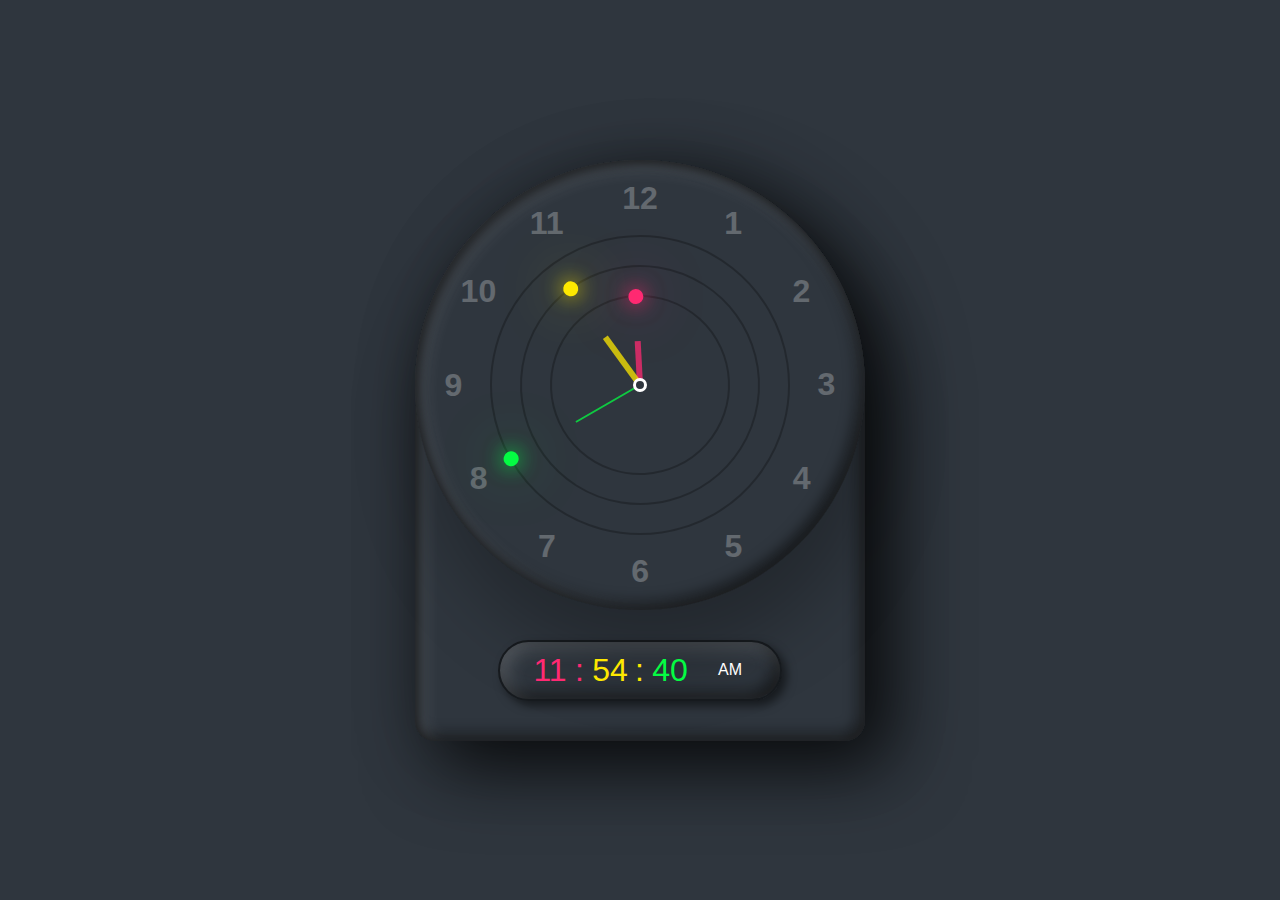
<file: css/clock.html>
<!DOCTYPE html>

<html>

<head>

    <meta charset="utf-8">

    <meta name="viewport" content="width=device-width, initial-scale=1">

    <title>Clock</title>
    <style type="text/css">
        * {

            margin: 0;

            padding: 0;

            box-sizing: border-box;

            font-family: 'Poppins', sans-serif;

        }

        body {

            display: flex;

            justify-content: center;

            align-items: center;

            min-height: 100vh;

            background: #2f363e;

        }

        .container {

            position: relative;

            background: #2f363e;

            /* min-height: 500px; */

            border-radius: 20px;

            border-top-left-radius: 225px;

            border-top-right-radius: 225px;

            box-shadow: 25px 25px 75px rgba(0, 0, 0, 0.75),

                10px 10px 70px rgba(0, 0, 0, 0.25),

                inset 5px 5px 10px rgba(0, 0, 0, 0.5),

                inset 5px 5px 20px rgba(255, 255, 255, 0.2),

                inset -5px -5px 15px rgba(0, 0, 0, 0.75);

            display: flex;

            justify-content: center;

            align-items: center;

            flex-direction: column;

        }

        .clock {

            position: relative;

            width: 450px;

            height: 450px;

            background: #2f363e;

            border-radius: 50%;

            box-shadow: 10px 50px 70px rgba(0, 0, 0, 0.25),

                inset 5px 5px 10px rgba(0, 0, 0, 0.5),

                inset 5px 5px 20px rgba(255, 255, 255, 0.2),

                inset -5px -5px 15px rgba(0, 0, 0, 0.75);

            display: flex;

            justify-content: center;

            align-items: center;

            margin-bottom: 30px;

        }

        .clock::before {

            content: '';

            position: absolute;

            width: 8px;

            height: 8px;

            background: #2f363e;

            border: 3px solid #fff;

            border-radius: 50%;

            z-index: 100000;

        }

        .clock span {

            position: absolute;

            inset: 20px;

            color: #fff;

            text-align: center;

            transform: rotate(calc(30deg * var(--i)));

            /* 360 / 12 = 30deg */

        }

        .clock span b {

            font-size: 2rem;

            opacity: 0.25;

            font-weight: 600;

            display: inline-block;

            transform: rotate(calc(-30deg * var(--i)));



        }

        .circle {

            position: absolute;

            width: 300px;

            height: 300px;

            border: 2px solid rgba(0, 0, 0, 0.25);

            border-radius: 50%;

            display: flex;

            justify-content: center;

            align-items: flex-start;

            z-index: 10;

        }

        .circle i {

            position: absolute;

            width: 6px;

            height: 50%;

            background: var(--clr);

            opacity: 0.75;

            transform-origin: bottom;

            transform: scaleY(0.5);

        }

        .circle:nth-child(1) i {

            width: 2px;

        }



        .circle:nth-child(2) i {

            width: 6px;

        }





        .circle2 {

            width: 240px;

            height: 240px;

            z-index: 9;

        }

        .circle3 {

            width: 180px;

            height: 180px;

            z-index: 8;

        }

        .circle::before {

            content: '';

            position: absolute;

            top: -8.5px;

            width: 15px;

            height: 15px;

            border-radius: 50%;

            background: var(--clr);

            box-shadow: 0 0 20px var(--clr),

                0 0 60px var(--clr);

        }

        /* Digital clock style  */

        #time {

            margin-bottom: 40px;

            display: flex;

            padding: 10px 20px;

            font-size: 2rem;

            font-weight: 600;

            border: 2px solid rgba(0, 0, 0, 0.5);

            border-radius: 40px;

            box-shadow: 5px 5px 10px rgba(0, 0, 0, 0.5),

                inset 5px 5px 20px rgba(255, 255, 255, 0.2),

                inset -5px -5px 15px rgba(0, 0, 0, 0.75);

        }

        #time div {

            position: relative;

            width: 60px;

            text-align: center;

            font-weight: 500;

            color: var(--clr);

        }

        #time div:nth-child(1)::after,

        #time div:nth-child(2)::after {

            content: ':';

            position: absolute;

            right: -4px;

        }

        #time div:last-child {

            font-size: 0.5em;

            display: flex;

            justify-content: center;

            align-items: center;

            color: #fff;

        }

        #time div:nth-child(2)::after {

            animation: animate 1s steps(1) infinite;

        }

        @keyframes animate {
            0% {

                opacity: 1;

            }

            50% {

                opacity: 0;

            }

        }
    </style>
</head>

<body>



    <div class="container">

        <div class="clock">

            <div class="circle" id="sc" style="--clr:#04fc43;"><i></i></div>

            <div class="circle circle2" id="mn" style="--clr:#fee800;"><i></i></div>

            <div class="circle circle3" id="hr" style="--clr:#ff2972;"><i></i></div>

            <span style="--i:1;"><b>1</b></span>

            <span style="--i:2;"><b>2</b></span>

            <span style="--i:3;"><b>3</b></span>

            <span style="--i:4;"><b>4</b></span>

            <span style="--i:5;"><b>5</b></span>

            <span style="--i:6;"><b>6</b></span>

            <span style="--i:7;"><b>7</b></span>

            <span style="--i:8;"><b>8</b></span>

            <span style="--i:9;"><b>9</b></span>

            <span style="--i:10;"><b>10</b></span>

            <span style="--i:11;"><b>11</b></span>

            <span style="--i:12;"><b>12</b></span>

        </div>



        <!-- digital clock -->

        <div id="time">

            <div id="hours" style="--clr:#ff2972;">00</div>

            <div id="minutes" style="--clr:#fee800;">00</div>

            <div id="seconds" style="--clr:#04fc43;">00</div>

            <div id="ampm">PM</div>

        </div>

    </div>

    <script type="text/javascript">

        let hr = document.querySelector('#hr')

        let mn = document.querySelector('#mn')

        let sc = document.querySelector('#sc')



        setInterval(() => {

            let day = new Date();

            let hh = day.getHours() * 30;

            let mm = day.getMinutes() * 6;

            let ss = day.getSeconds() * 6;



            hr.style.transform = `rotateZ(${hh + (mm / 12)}deg)`;

            mn.style.transform = `rotateZ(${mm}deg)`;

            sc.style.transform = `rotateZ(${ss}deg)`;



            //Digital clock

            let hours = document.getElementById('hours');

            let minutes = document.getElementById('minutes');

            let seconds = document.getElementById('seconds');



            let h = new Date().getHours();

            let m = new Date().getMinutes();

            let s = new Date().getSeconds();



            let am = h >= 12 ? "PM" : "AM";



            // convert 24hr clock to 12hr clock

            if (h > 12) {

                h = h - 12;

            }



            // add zero before single digit number

            h = (h < 10) ? "0" + h : h

            m = (m < 10) ? "0" + m : m

            s = (s < 10) ? "0" + s : s





            hours.innerHTML = h;

            minutes.innerHTML = m;

            seconds.innerHTML = s;

            ampm.innerHTML = am;

        })



    </script>
</body>

</html>
</file>
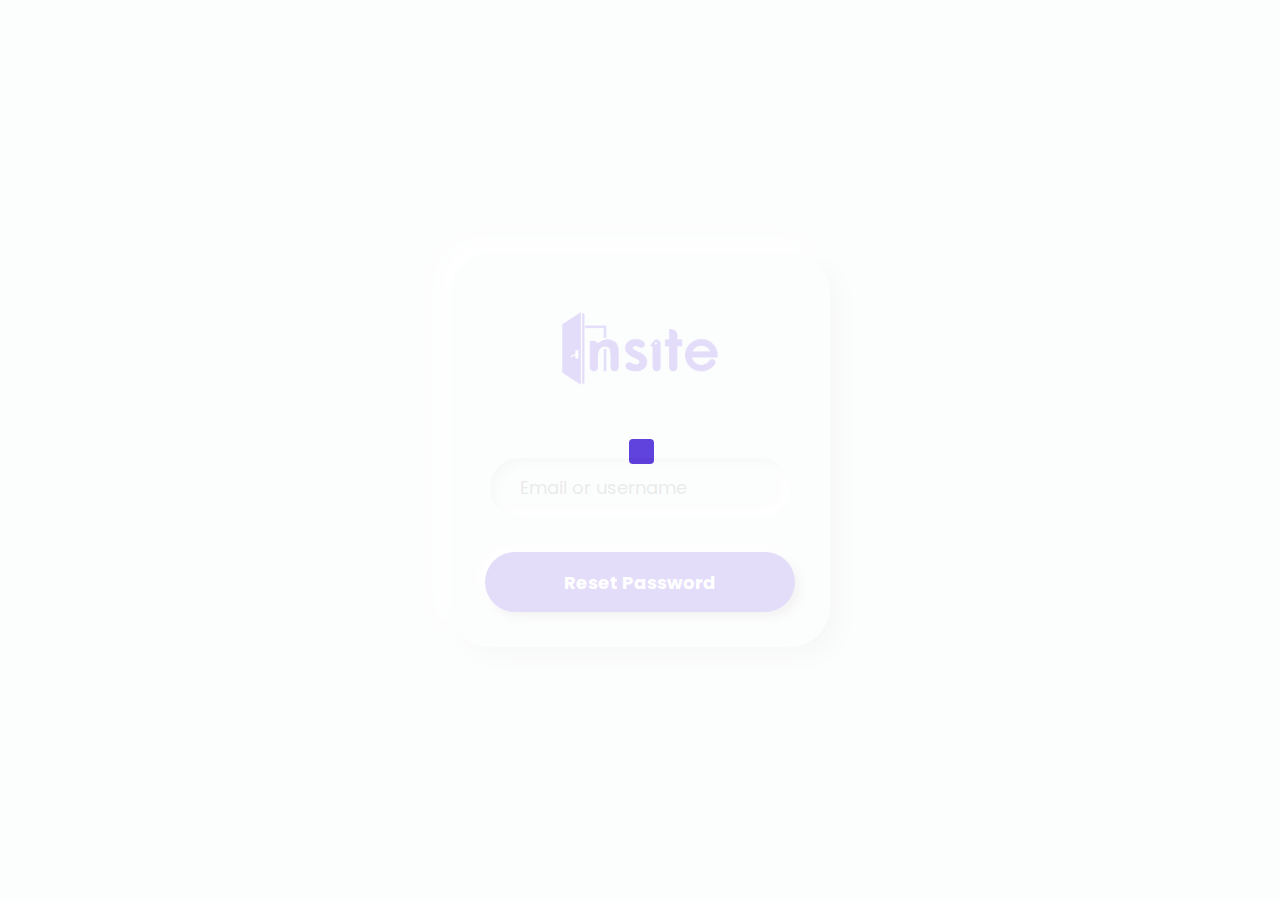
<file: wait/forgot.html>
<!DOCTYPE html>
<html lang="en">

<head>
    <meta charset="UTF-8">
    <meta name="viewport" content="width=device-width, initial-scale=1.0">
    <title>ForgotPassword</title>
    <!---icon link (flaticon)---->
    <link rel='stylesheet' href='https://cdn-uicons.flaticon.com/uicons-regular-rounded/css/uicons-regular-rounded.css'>

    <link rel="stylesheet" href="assets/css/style.css">
</head>

<body style="background:#ECF0F3 ;">

    <!-- page preloader -->
    <div id="loading-area">
        <div class="loader-col">
            <div class="loader" id="loader"></div>
        </div>
    </div>
    <!-- end loading -->

    <!----::::from::::::--->
    <div class="form_bg_j">
        <form class="forgot">
            <div class="logo"></div>
            <div class="login-in">
                <div class="username">
                    <i class="fi fi-rr-envelope"></i>
                    <input type="username" placeholder="Email or username">
                </div>
            </div>


            <button class="button_j">
                <a href="send_email_alart.html">Reset Password</a>
            </button>


        </form>
    </div>

    <script src="assets/js/jquery-3.4.1.min.js"></script>
    <script src="assets/js/jquery.easing.min.js"></script>
    <script src="assets/js/main.js"></script>
</body>

</html>
</file>
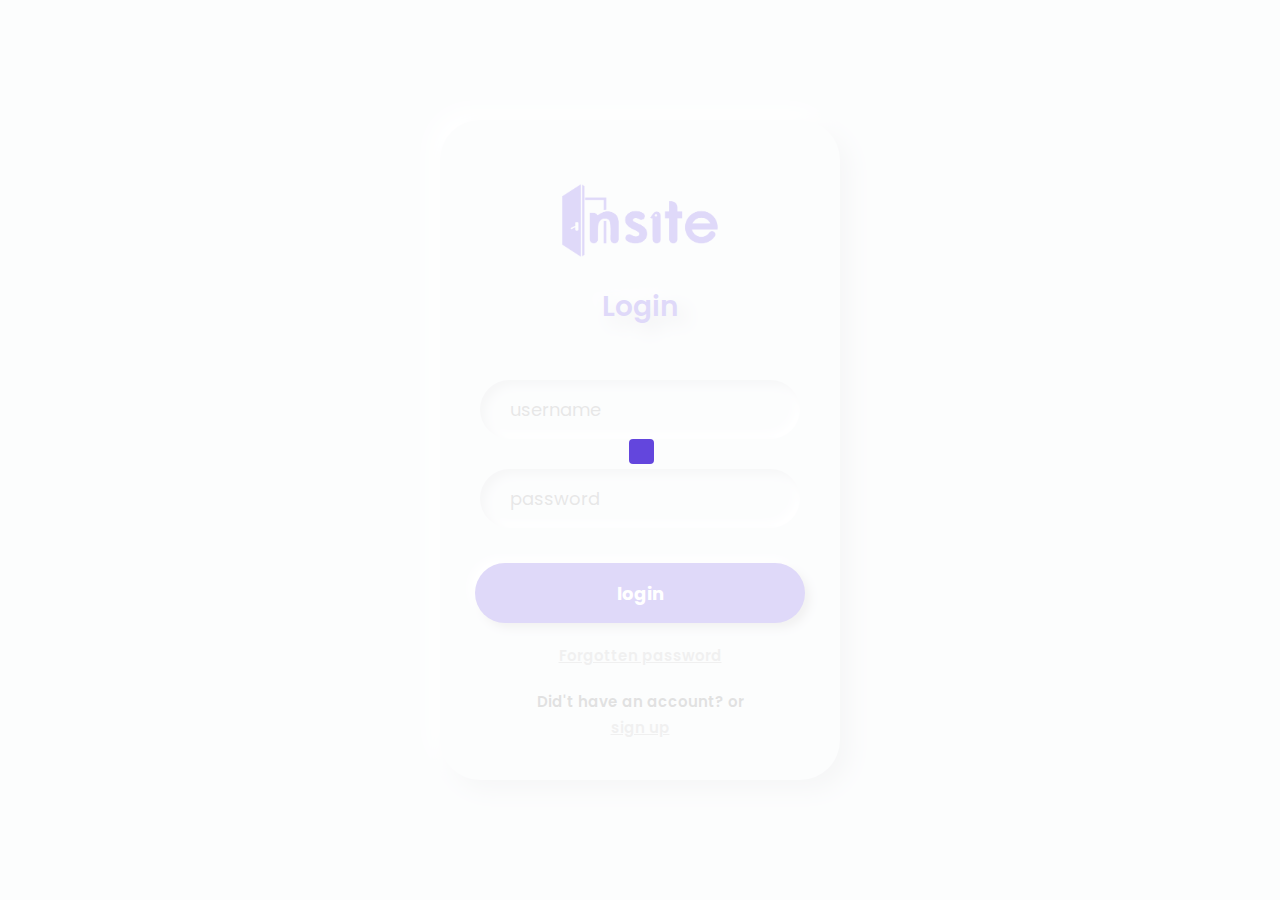
<file: wait/Login.html>
<!DOCTYPE html>
<html lang="en">

<head>
    <meta charset="UTF-8">
    <meta name="viewport" content="width=device-width, initial-scale=1.0">
    <title>Login Form</title>
    <link rel="stylesheet" href="assets/css/style.css">
    <!---icon link (flaticon)---->
    <link rel='stylesheet' href='https://cdn-uicons.flaticon.com/uicons-regular-rounded/css/uicons-regular-rounded.css'>
</head>

<body style="background:#ECF0F3 ;">
    <!-- page preloader -->
    <div id="loading-area">
        <div class="loader-col">
            <div class="loader" id="loader"></div>
        </div>
    </div>
    <!-- end loading -->

    <!----::::from::::::--->

    <div class="form_bg_j">
        <form class="login" action="Intro.html">
            <div class="logo"></div>
            <div class="title">Login</div>
            <div class="login-in">
                <div class="username">
                    <i class="fi fi-rr-user"></i>
                    <input type="username" placeholder="username" required>
                </div>
                <div class="password">
                    <i class="fi fi-rr-lock"></i>
                    <input type="password" placeholder="password" id="password" required>
                    <span class="btn_eye">
                        <i class="fi fi-rr-eye" aria-hidden="true" id="eye" onclick="toggle()"></i>
                    </span>
                </div>
            </div>
            <button class="button_j" type="submit">
                login
            </button>

            <div class="link">
                <a href="Forgot.html">Forgotten password</a>
                <div class="linksa">
                    <p>Did't have an account? or</p>
                    <a href="Sign.html">sign up</a>
                </div>
            </div>
        </form>
    </div>

    <script src="assets/js/jquery-3.4.1.min.js"></script>
    <script src="assets/js/jquery.easing.min.js"></script>
    <script src="assets/js/main.js"></script>
</body>

</html>
</file>
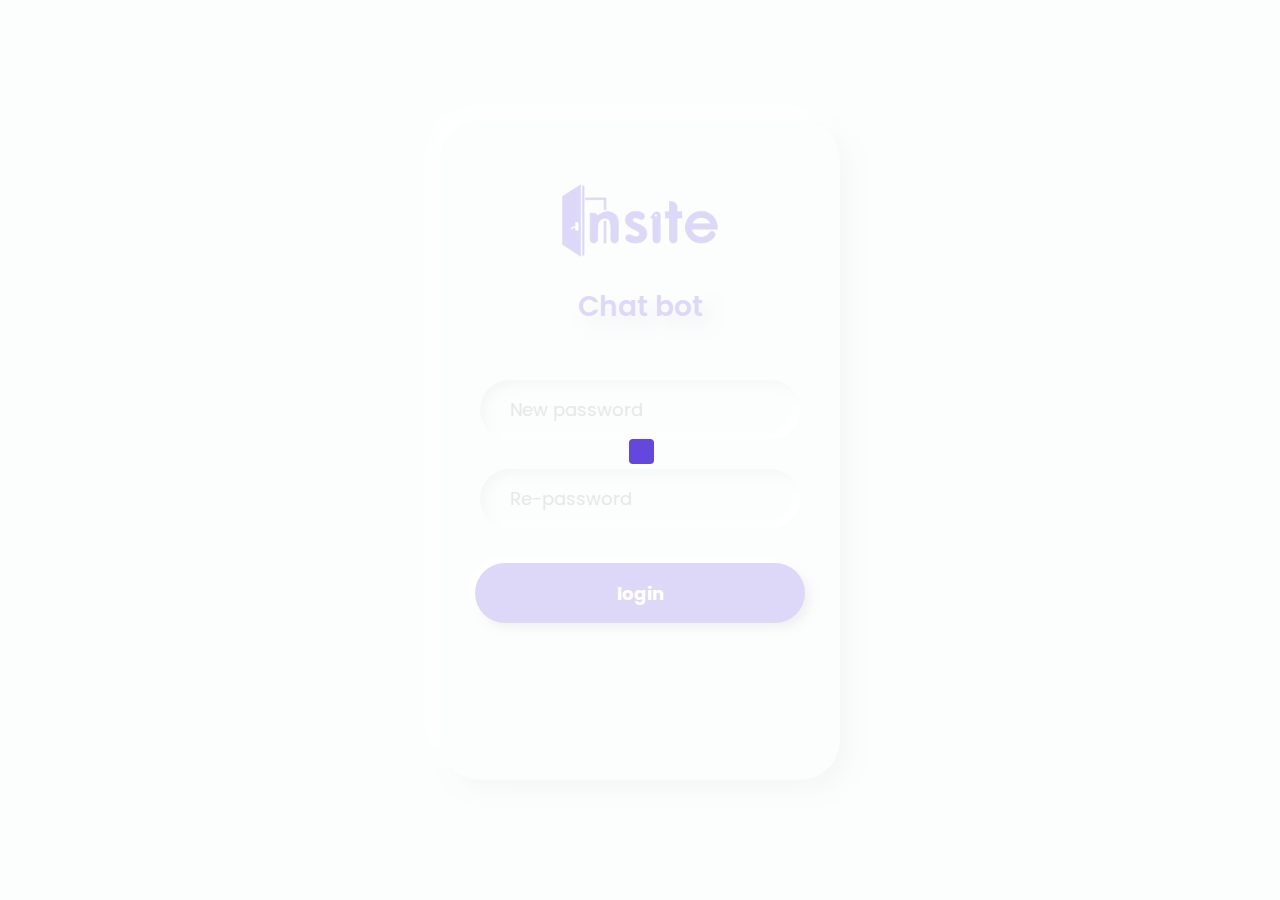
<file: wait/New_pass_set.html>
<!DOCTYPE html>
<html lang="en">

<head>
    <meta charset="UTF-8">
    <meta name="viewport" content="width=device-width, initial-scale=1.0">
    <title>New Password</title>
    <!---icon link (flaticon)---->
    <link rel='stylesheet' href='https://cdn-uicons.flaticon.com/uicons-regular-rounded/css/uicons-regular-rounded.css'>
    <link rel="stylesheet" href="assets/css/style.css">
</head>

<body style="background:#ECF0F3 ;">
    <!-- page preloader -->
    <div id="loading-area">
        <div class="loader-col">
            <div class="loader" id="loader"></div>
        </div>
    </div>
    <!-- end loading -->

    <!----::::from::::::--->
    <div class="form_bg_j">
        <form class="new_pass">
            <div class="logo"></div>
            <div class="title">Chat bot</div>
            <div class="login-in">
                <div class="password">
                    <i class="fi fi-rr-lock"></i>
                    <input type="password" placeholder="New password" id="password" required>
                    <span class="btn_eye">
                        <i class="fi fi-rr-eye" aria-hidden="true" id="eye" onclick="toggle()"></i>
                    </span>
                </div>
                <div class="password">
                    <i class="fi fi-rr-lock"></i>
                    <input type="password" placeholder="Re-password" id="Rpassword" required>
                    <span class="btn_eye">
                        <i class="fi fi-rr-eye" aria-hidden="true" id="Reye" onclick="toggle1()"></i>
                    </span>
                </div>
            </div>

            <button class="button_j" id="button" type="button" value="Check">
                <a href="Login.html">login</a>
            </button>
        </form>
    </div>

    <script src="assets/js/jquery-3.4.1.min.js"></script>
    <script src="assets/js/jquery.easing.min.js"></script>
    <script src="assets/js/main.js"></script>
</body>

</html>
</file>
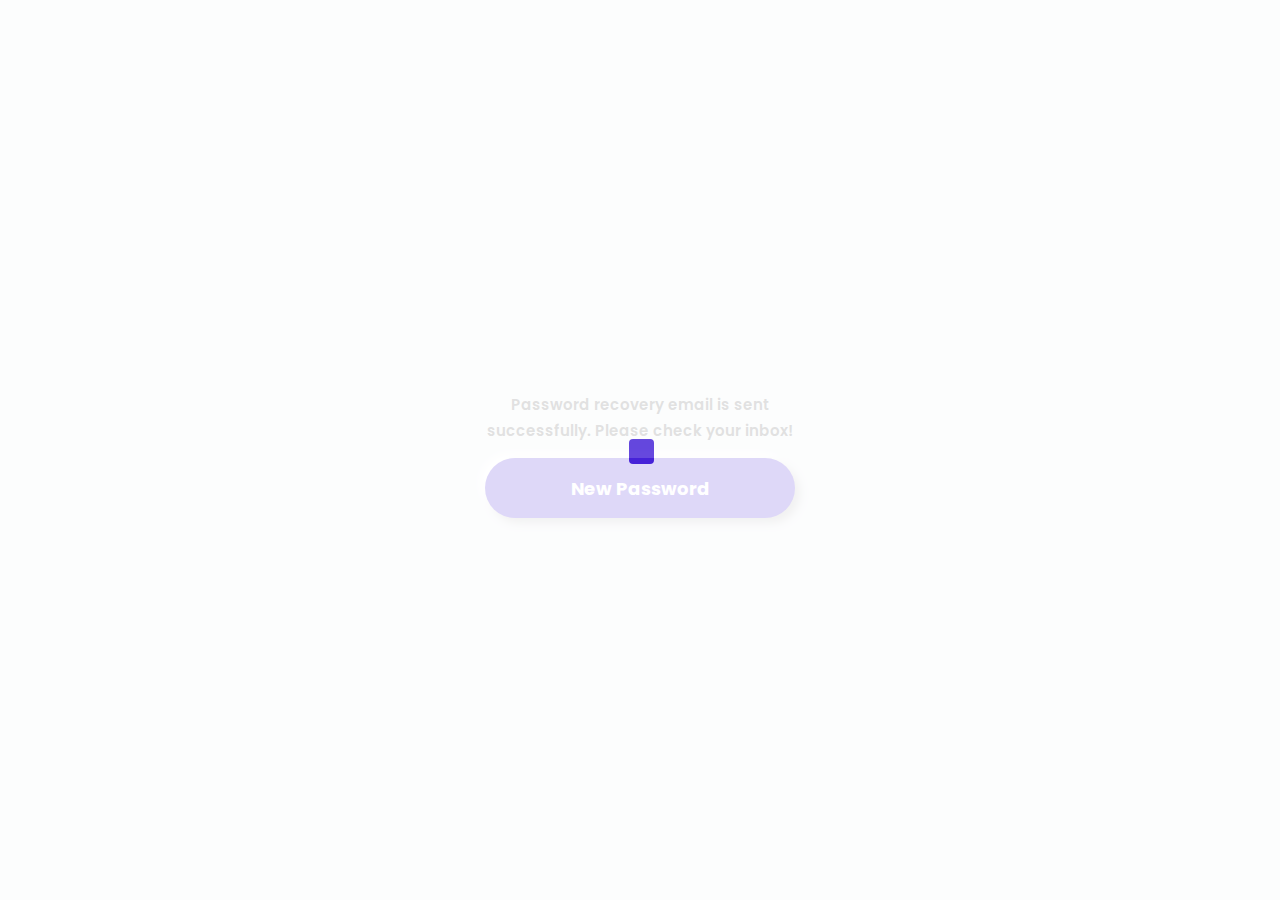
<file: wait/send_email_alart.html>
<!DOCTYPE html>
<html lang="en">

<head>
    <meta charset="UTF-8">
    <meta name="viewport" content="width=device-width, initial-scale=1.0">
    <title>HomeBack</title>
    <link rel="stylesheet" href="assets/css/style.css">
    <!---icon link (flaticon)---->
    <link rel='stylesheet' href='https://cdn-uicons.flaticon.com/uicons-regular-rounded/css/uicons-regular-rounded.css'>
</head>

<body style="background:#ECF0F3 ;">

    <!-- page preloader -->
    <div id="loading-area">
        <div class="loader-col">
            <div class="loader" id="loader"></div>
        </div>
    </div>
    <!-- end loading -->

    <!----::::from::::::--->
    <div class="form_bg_j">
        <div class="homeback">
            <div class="homebox">
                <div class="success-check">
                    <i class="fi fi-rr-envelope"></i>
                </div>
                <p class="sea">Password recovery email is sent successfully.
                    Please check your inbox!
                </p>
                <button class="button_j">
                    <a href="New_pass_set.html">New Password</a>
                </button>
            </div>
        </div>
    </div>


    <script src="assets/js/jquery-3.4.1.min.js"></script>
    <script src="assets/js/jquery.easing.min.js"></script>
    <script src="assets/js/main.js"></script>
</body>

</html>
</file>
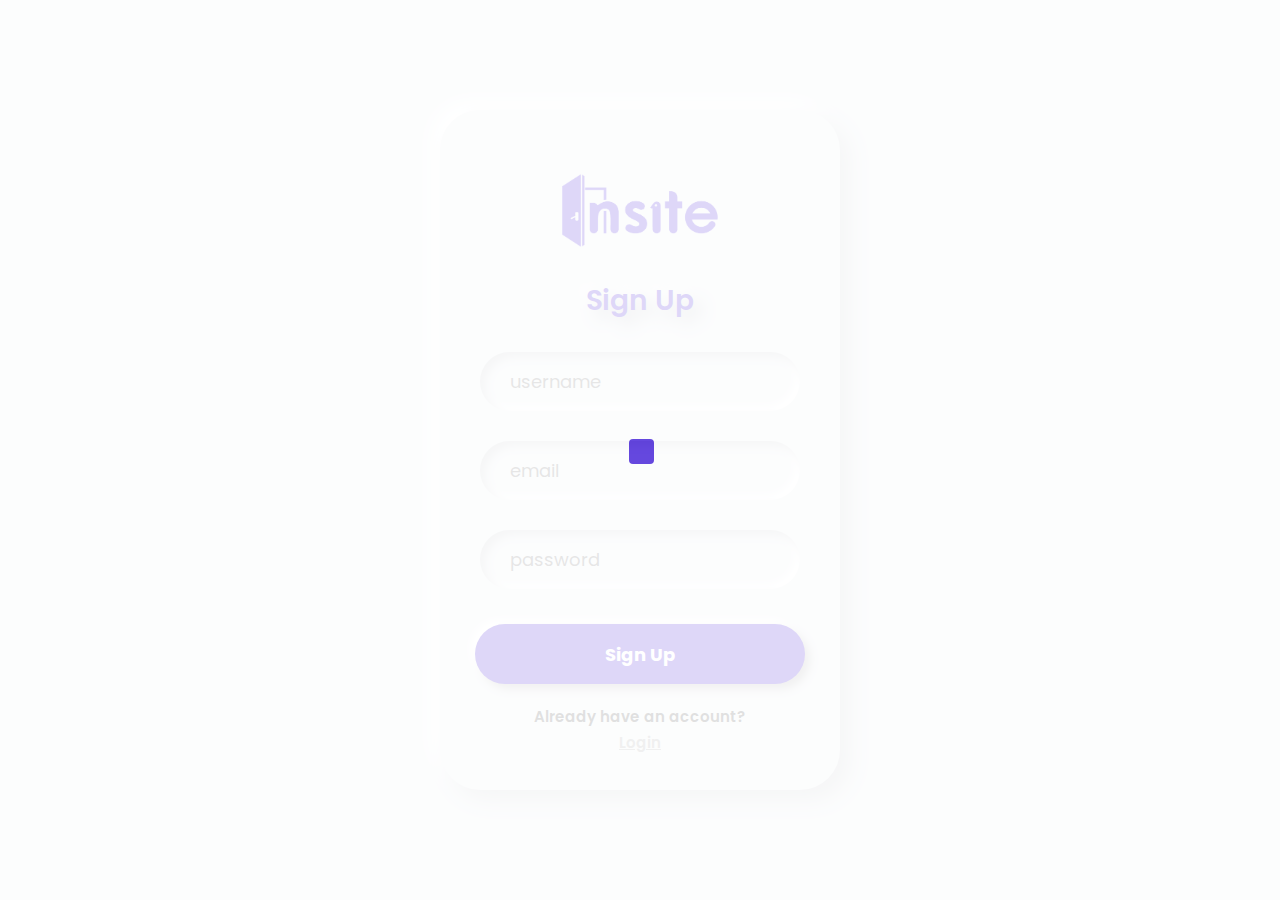
<file: wait/Sign.html>
<!DOCTYPE html>
<html lang="en">

<head>
    <meta charset="UTF-8">
    <meta name="viewport" content="width=device-width, initial-scale=1.0">
    <title>Sign Up</title>
    <!---icon link (flaticon)---->
    <link rel='stylesheet' href='https://cdn-uicons.flaticon.com/uicons-regular-rounded/css/uicons-regular-rounded.css'>

    <link rel="stylesheet" href="assets/css/style.css">
</head>

<body style="background:#ECF0F3 ;">
    <!-- page preloader -->
    <div id="loading-area">
        <div class="loader-col">
            <div class="loader" id="loader"></div>
        </div>
    </div>
    <!-- end loading -->

    <!----::::from::::::--->

    <div class="form_bg_j">
        <div class="sign">
            <div class="logo"></div>
            <div class="title">Sign Up</div>
            <div class="sign-up">
                <div class="username">
                    <i class="fi fi-rr-user"></i>
                    <input type="username" placeholder="username" required>
                </div>
                <div class="email">
                    <i class="fi fi-rr-envelope"></i>
                    <input type="email" placeholder="email">
                </div>
                <div class="password">
                    <i class="fi fi-rr-lock"></i>
                    <input type="password" placeholder="password" id="password" required>
                    <span class="btn_eye">
                        <i class="fi fi-rr-eye" aria-hidden="true" id="eye" onclick="toggle()"></i>
                    </span>
                </div>
            </div>

            <button class="button_j" type="submit">Sign Up</button>
            <div class="link">
                <p>Already have an account?</p>
                <a href="Login.html">Login</a>
            </div>

        </div>
    </div>


    <script src="assets/js/jquery-3.4.1.min.js"></script>
    <script src="assets/js/jquery.easing.min.js"></script>
    <script src="assets/js/main.js"></script>

</body>

</html>
</file>
<file: wait/assets/css/style.css>
/*---------------------------------------------


[Table of Content]

# CSS variables
# General style
# Spacing
# Container
# Spinner
# Section content
# List items
# Navbar
# Hero
# About
# How it works
#CTA
# Footer , newsletter
# Scroll to top
#From_login-sign-
----------------------------------------------*/

/* css variables */
@import url("https://fonts.googleapis.com/css2?family=Poppins:wght@400;500&display=swap");


:root {

    --color1: #0a0030;
    --color2: #faf9ff;
    --color3: #4723d9;
    --bg02: linear-gradient(190deg, #6e4ed2, #351d8f);
    --color-light-blue: #d3c7f7;
    --color-white: #ffffff;
    --color-black: #070707;
    --color-gray: #626369;
    --color-gray-2: #f6f3ff;


    /**===== shodaw ======**/
    --bxSd01:
        10px 10px 20px #cbced1,
        -10px -10px 20px #ffffff;
    --bxSd02:
        inset 5px 5px 8px #cbced1,
        inset -5px -5px 8px #ffffff;

    --bxSd03:
        4px 4px 8px rgb(189 200 213),
        -4px -4px 8px rgb(255 255 255);




}






/* General style */
* {
    padding: 0;
    margin: 0;
    box-sizing: border-box;
    font-family: 'Poppins', sans-serif;
}

ul {
    padding: 0;
    margin: 0;
    list-style-type: none;
}

a:hover,
a:focus {
    text-decoration: none;
}

input:focus,
button:focus {
    outline: none;
}

h1,
h2,
h3,
h4,
h5,
h6 {
    color: var(--color-black);
}

h1,
h2,
h3,
h4,
h5,
h6,
p {
    margin: 0;
}

body {
    font-size: 15px;
    line-height: 26px;
    font-family: 'Poppins', sans-serif;
    ;
    font-weight: 400;
    -webkit-font-smoothing: antialiased;
    -moz-osx-font-smoothing: grayscale;
    color: var(--color-gray);
}



/* font family */
.theme-font {
    font-family: 'Roboto', sans-serif !important;
}

/* text color */
.t-color-primary {
    color: var(--color1) !important;
}

.t-color-secondary {
    color: var(--color3) !important;
}

/* bg */
.bg-primary {
    background: var(--color3) !important;
}

.bg-white {
    background: var(--color-white) !important;
}

.bg-black {
    background-color: var(--color1);

}

.bg-gray {
    background: #fff;
}

/* font weight */
.font-weight-light {
    font-weight: 300 !important;
}

.font-weight-regular {
    font-weight: 400 !important;
}

.font-weight-medium {
    font-weight: 500 !important;
}

.font-weight-semi-bold {
    font-weight: 600 !important;
}

.font-weight-bold {
    font-weight: 700 !important;
}

/* font size */
.font-size-70px {
    font-size: 70px !important;
}

.font-size-65px {
    font-size: 54px !important;
}

.font-size-60px {
    font-size: 60px !important;
}

.font-size-55px {
    font-size: 55px !important;
}

.font-size-50px {
    font-size: 50px !important;
}

.font-size-45px {
    font-size: 45px !important;
}

.font-size-40px {
    font-size: 40px !important;
}

.font-size-35px {
    font-size: 35px !important;
}

.font-size-30px {
    font-size: 30px !important;
}

.font-size-28px {
    font-size: 28px !important;
}

.font-size-26px {
    font-size: 26px !important;
}

.font-size-24px {
    font-size: 24px !important;
}

.font-size-22px {
    font-size: 22px !important;
}

.font-size-20px {
    font-size: 20px !important;
}

.font-size-18px {
    font-size: 18px !important;
}

.font-size-16px {
    font-size: 16px !important;
}

.font-size-15px {
    font-size: 15px !important;
}

.font-size-14px {
    font-size: 14px !important;
}

.font-size-13px {
    font-size: 13px !important;
}

.font-size-12px {
    font-size: 12px !important;
}

/* line-height */
.line-height-85px {
    line-height: 72px !important;
}

.line-height-80px {
    line-height: 80px !important;
}

.line-height-75px {
    line-height: 75px !important;
}

.line-height-70px {
    line-height: 70px !important;
}

.line-height-65px {
    line-height: 65px !important;
}

.line-height-60px {
    line-height: 60px !important;
}

.line-height-55px {
    line-height: 55px !important;
}

.line-height-50px {
    line-height: 50px !important;
}

.line-height-45px {
    line-height: 45px !important;
}

.line-height-40px {
    line-height: 40px !important;
}

.line-height-35px {
    line-height: 35px !important;
}

.line-height-30px {
    line-height: 30px !important;
}

.line-height-25px {
    line-height: 25px !important;
}

.line-height-20px {
    line-height: 20px !important;
}

/* spacing */
.padding-top-120px {
    padding-top: 120px !important;
}

.padding-top-110px {
    padding-top: 110px !important;
}

.padding-top-100px {
    padding-top: 100px !important;
}

.padding-top-90px {
    padding-top: 90px !important;
}

.padding-top-80px {
    padding-top: 80px !important;
}

.padding-top-70px {
    padding-top: 70px !important;
}


.padding-top-50px {
    padding-top: 50px !important;
}

.padding-top-40px {
    padding-top: 40px !important;
}

.padding-top-30px {
    padding-top: 30px !important;
}

.padding-top-20px {
    padding-top: 20px !important;
}

.padding-top-10px {
    padding-top: 10px !important;
}

/* padding bottom */
.padding-bottom-120px {
    padding-bottom: 120px !important;
}

.padding-bottom-110px {
    padding-bottom: 110px !important;
}



.padding-bottom-90px {
    padding-bottom: 90px !important;
}

.padding-bottom-80px {
    padding-bottom: 80px !important;
}

.padding-bottom-70px {
    padding-bottom: 70px !important;
}

.padding-bottom-60px {
    padding-bottom: 60px !important;
}

.padding-bottom-50px {
    padding-bottom: 50px !important;
}

.padding-bottom-40px {
    padding-bottom: 40px !important;
}

.padding-bottom-30px {
    padding-bottom: 30px !important;
}

.padding-bottom-20px {
    padding-bottom: 20px !important;
}

.padding-bottom-10px {
    padding-bottom: 10px !important;
}

/* padding right */
.padding-right-120px {
    padding-right: 120px !important;
}

.padding-right-110px {
    padding-right: 110px !important;
}

.padding-right-100px {
    padding-right: 100px !important;
}

.padding-right-90px {
    padding-right: 90px !important;
}

.padding-right-80px {
    padding-right: 80px !important;
}

.padding-right-70px {
    padding-right: 70px !important;
}

.padding-right-60px {
    padding-right: 60px !important;
}

.padding-right-50px {
    padding-right: 50px !important;
}

.padding-right-40px {
    padding-right: 40px !important;
}

.padding-right-30px {
    padding-right: 30px !important;
}

.padding-right-20px {
    padding-right: 20px !important;
}

.padding-right-10px {
    padding-right: 10px !important;
}

/* padding left */
.padding-left-120px {
    padding-left: 120px !important;
}

.padding-left-110px {
    padding-left: 110px !important;
}

.padding-left-100px {
    padding-left: 100px !important;
}

.padding-left-90px {
    padding-left: 90px !important;
}

.padding-left-80px {
    padding-left: 80px !important;
}

.padding-left-70px {
    padding-left: 70px !important;
}

.padding-left-60px {
    padding-left: 60px !important;
}

.padding-left-50px {
    padding-left: 50px !important;
}

.padding-left-40px {
    padding-left: 40px !important;
}

.padding-left-30px {
    padding-left: 30px !important;
}

.padding-left-20px {
    padding-left: 20px !important;
}

.padding-left-10px {
    padding-left: 10px !important;
}

/* margin-top */
.margin-top-50px {
    margin-top: 50px !important;
}

.margin-top-45px {
    margin-top: 45px !important;
}

.margin-top-40px {
    margin-top: 40px !important;
}

.margin-top-35px {
    margin-top: 35px !important;
}

.margin-top-30px {
    margin-top: 30px !important;
}

.margin-top-25px {
    margin-top: 25px !important;
}

.margin-top-20px {
    margin-top: 20px !important;
}

.margin-top-15px {
    margin-top: 15px !important;
}

.margin-top-10px {
    margin-top: 10px !important;
}

/* margin bottom */
.margin-bottom-50px {
    margin-bottom: 50px !important;
}

.margin-bottom-45px {
    margin-bottom: 45px !important;
}

.margin-bottom-40px {
    margin-bottom: 40px !important;
}

.margin-bottom-35px {
    margin-bottom: 35px !important;
}

.margin-bottom-30px {
    margin-bottom: 30px !important;
}

.margin-bottom-25px {
    margin-bottom: 25px !important;
}

.margin-bottom-20px {
    margin-bottom: 20px !important;
}

.margin-bottom-15px {
    margin-bottom: 15px !important;
}

.margin-bottom-10px {
    margin-bottom: 10px !important;
}

/* container */
.container {
    max-width: 1200px;
}

@media (min-width:576px) {
    .container {
        max-width: 540px;
    }
}

@media (min-width:768px) {
    .container {
        max-width: 720px;
    }
}

@media (min-width:992px) {
    .container {
        max-width: 960px;
    }
}

@media (min-width:1200px) {
    .container {
        max-width: 1200px;
    }
}

/* spinner */
#loading-area {
    width: 100%;
    height: 100%;
    position: fixed;
    background-color: #fff;
    top: 0;
    left: 0;
    z-index: 99999;
}

.loader-col .loader {
    width: 50px;
    height: 50px;
    position: relative
}

.loader-col #loader {
    -webkit-perspective: 120px;
    -moz-perspective: 120px;
    -ms-perspective: 120px;
    perspective: 120px;
    position: absolute;
    top: 50%;
    left: 50%;
    z-index: 2;
    -webkit-transform: translate(-50%, -50%);
    -moz-transform: translate(-50%, -50%);
    -ms-transform: translate(-50%, -50%);
    -o-transform: translate(-50%, -50%);
    transform: translate(-50%, -50%)
}

.loader-col #loader:before {
    content: "";
    position: absolute;
    left: 14px;
    top: 14px;
    width: 25px;
    height: 25px;
    background-color: var(--color3);
    -webkit-border-radius: 4px;
    -moz-border-radius: 4px;
    border-radius: 4px;
    animation: flip 1s infinite
}

@keyframes flip {
    0% {
        transform: rotate(0)
    }

    50% {
        transform: rotateY(180deg)
    }

    100% {
        transform: rotateY(180deg) rotateX(180deg)
    }
}

/* section-padding */
.section-padding {
    padding-top: 120px;
    padding-bottom: 120px;
}

.section--padding {
    padding-top: 120px;
    padding-bottom: 90px;
}

/* theme-btn */
.theme-btn {
    background: var(--color1);
    color: var(--color-white);
    font-weight: 600;
    padding: 4px 28px 4px 5px;
    border-radius: 9px;
    text-transform: capitalize;
    transition: 0.3s;
    box-shadow: 0px 20px 30px 0px rgb(10 0 48 / 30%);
}

.theme-btn:hover {
    background: var(--color1);
    transform: translateY(-2px);
}

.theme-btn.bg-primary:hover {
    background: var(--color1) !important;
}

.btn-icon {
    width: 40px;
    height: 40px;
    line-height: 40px;
    display: inline-block;
    background-color: #fff;
    border-radius: 8px;
    text-align: center;
    color: var(--color1);
}

.btn-icon-2 {
    background-color: var(--color1);
    color: #fff !important;
}

.btn-icon-3 {
    background-color: #fff;
}

.theme-btn:hover {
    color: var(--color-white);
}

.btn-shadow {
    box-shadow: 0px 2px 15px 0px #c9c9c9;
}

.btn-shadow-2 {
    box-shadow: 0px 4px 10px 0px #d1c3fb;
}

/* section-content */


.section-content .section__subtitle {
    font-size: 18px;
    color: var(--color3);
    font-weight: 600;
}

.section-content .section__title {
    font-weight: 700;
}

.txt-2 {
    color: var(--color1);
    font-size: 45px;
    font-weight: 600;
}

.section-content .section__desc {
    line-height: 25px;
    color: var(--color-gray);
}

.line-shape {
    width: 86px;
    height: 6px;
    background: var(--color3);
    border-radius: 40px;
}





/* list-items */
.list-items li {
    position: relative;
    color: var(--color-black);
    padding-left: 20px;
}

.list-items li a {
    color: var(--color-black);
}

.list-items li:after {
    position: absolute;
    left: 0;
    top: 8px;
    content: "";
    width: 10px;
    height: 10px;
    background-color: var(--color3);
    border-radius: 2px;
}


/* social-icons */
.social-icons li {
    display: inline-block;
}

.social-icons li+li {
    margin-left: 7px;
}

.social-icons li a {
    color: var(--color-white);
    width: 35px;
    height: 35px;
    line-height: 35px;
    text-align: center;
    background-color: var(--color3);
    border-radius: 50%;
    display: block;
    transition: 0.3s;
}

.social-icons li a:hover {
    background-color: #fff;
    color: var(--color1);
}



/* navbar */
.header-menu-area {
    width: 100%;
    z-index: 1024;
    transition: 0.5s;
    position: fixed;
    top: 0;
    background-color: var(--color-white);
    box-shadow: 0px 30px 40px 0px rgb(10 0 48 / 20%);
    padding-left: 0;
    padding-right: 0;
    z-index: 99999;
}






/* .main-menu-container .navbar {
    padding: 15px;
} */

.main-menu li {
    padding-right: 24px;
}

.main-menu li:last-child {
    padding-right: 0;
}

.main-menu li a {
    font-weight: 600;
    text-transform: capitalize;
    color: var(--color-black);
    transition: 0.3s;
}

.main-menu-container .navbar-light .main-menu li a {
    color: var(--color-black);
}

.main-menu-container .navbar-light .main-menu li a:hover {
    color: var(--color3);
}

.main-menu li a:hover {
    color: var(--color3);
}

.main-menu li .btn,
.main-menu li .btn:hover {
    color: var(--color-white) !important;
}

.main-menu-container .navbar-light .main-menu li.active a {
    color: var(--color3);
}

/* hero-area */
.hero-area {
    position: relative;
    height: 950px;
}



.hero-area.dot-bg:after {
    position: absolute;
    bottom: 0;
    left: 180px;
}

/* hero-bg */
.hero-bg {
    background: var(--bg02);
}


.dot-bg {
    position: relative;
}

.dot-bg:after {
    position: absolute;
    content: "";
    width: 140px;
    height: 300px;
    background-image: url("../img/dot-bg.png");
    background-repeat: no-repeat;
    background-position: center;
    z-index: 1;
}

.hero-img img {
    width: 94%;
}



.section--ptb {
    background: var(--color-gray-2);
    padding-bottom: 50px;
    padding-top: 50px;
}


/* about-area */
.about-area.dot-bg:after {
    bottom: -140px;
    right: 200px;
    z-index: 2;
}



/* info-card */
.info-card {
    text-align: center;
    border-radius: 8px;
    padding: 30px;
    transition: 0.3s;
    position: relative;
    margin-bottom: 30px;
    box-shadow: 0px 10px 60px 0px rgb(10 0 48 / 8%);
    background: #fff;
}

.info-card:after {
    position: absolute;
    content: "";
    width: 100%;
    height: 100%;
    top: 0;
    left: 0;
    background-image: url("../img/info-bg.png");
    background-size: cover;
    background-position: center;
    background-repeat: no-repeat;
    border-radius: 8px;
    opacity: 0;
    visibility: hidden;
    transition: 0.3s;
}

.info-card:hover {
    background: var(--color3);
    box-shadow: 0 3px 15px 2px #c6b7f7;
}

.info-card:hover:after {
    opacity: 1;
    visibility: visible;
}

.info-card:hover .info__icon {
    background-image: url("../img/icon-shape-white.png");
}

.info-card:hover .info__svg {
    fill: var(--color3);
}

.info-card:hover .info__title,
.info-card:hover .info__desc {
    color: var(--color-white);
}

.info-card .info__icon {
    width: 128px;
    height: 104px;
    line-height: 100px;
    margin-left: auto;
    margin-right: auto;
    background-image: url("../img/icon-shape-blue.png");
    transition: 0.3s;
}

.info-card .info__svg {
    fill: var(--color-white);
    position: relative;
    top: -4px;
    left: -4px;
    transition: 0.3s;
}

.info-card .info__title {
    font-size: 25px;
    font-weight: 700;
    margin-top: 10px;
    margin-bottom: 10px;
    transition: 0.3s;
    color: var(--color1);
}

.info-card .info__desc {
    transition: 0.3s;
    color: #625e6e;
}

/* hiw-list-item */
#Cómo-funciona {
    background: #faf9ff;
}


.hiw-list-item .media-icon {
    background-color: var(--color-white);
    border-radius: 8px;
    box-shadow: 0 0 20px rgba(0, 0, 0, 0.1);
    width: 80px;
    height: 80px;
    line-height: 80px;
    text-align: center;
}

.hiw-list-item .media-icon svg {
    fill: var(--color3);
}



/***::::::::-Timeline Card Box-::::::::::***/

.timelineBox01_area {
    display: block;
    margin-top: 60px;
}

.tcb-top-buttom {
    margin-top: 80px;
    margin-bottom: 150px;
}

.tcb {
    display: flex;
    justify-content: flex-end;
}

.tcb-content01 {
    position: relative;
    margin: 0 0 1rem;
    z-index: 999;
}

.tcb-info {
    display: inline-block;
    background: white;
    width: 260px;
    border-radius: 15px;
    position: absolute;
    left: -35%;
    top: 50%;
    transform: translateY(-50%);
    padding: 35px 20px;
    box-shadow: 0px 0px 15px 0px #0000005c;
}

.tcb-sb-two .tcb-content01 .tcb-info {
    top: 80% !important;
    left: 0;
}

.tcb-sb-three .tcb-content01 .tcb-info {
    left: -90px;
    top: 98%;
}

.tcb-sb-four .tcb-content01 .tcb-info {
    top: calc(100% + 8px);
    left: -18%;
}

.tcb-sb-five .tcb-content01 .tcb-info {
    left: -22%;
    top: calc(100% + 0px);
}

.tcb-info .number {
    background: #ea4c75;
    color: white;
    position: absolute;
    left: -15px;
    top: -15px;
    width: 45px;
    display: flex;
    justify-content: center;
    align-items: center;
    height: 45px;
    border-radius: 100px;
    font-size: 30px;
    font-weight: 700;
}

.tcb-info h2 {
    font-weight: 700;
    color: #333;
    font-size: 20px;
    line-height: 28px;
}

.tcb-info .angle {
    position: absolute;
    top: 1px;
    width: 0;
    height: 0;
    border: 20px solid transparent;
    border-bottom-color: #fff;
    border-top: 0;
    border-right: 0;
    margin-left: -10px;
    margin-top: -20px;
    right: 10px;
}


.tcb .line {
    position: absolute;
    z-index: 1;
    width: 500px;
    border-bottom: 5px dashed #fff;
    top: 175px;
    right: -200px;
}

.tcb .line1 {
    transform: rotate(10deg);
    z-index: 1;
}


.tcb .line2 {
    bottom: -30px;
    top: auto;
    left: -235px;
    transform: rotate(-40deg);
}

.tcb .line3 {
    top: 200px;
    right: -195px;
    transform: rotate(20deg);
}

.tcb .line4 {
    width: 300px;
    bottom: -70px;
    top: auto;
    left: -5px;
    transform: rotate(-75deg);
}

@media only screen and (max-width: 1160px) {

    .tcb-sb-one .tcb-content01 .tcb-info,
    .tcb-sb-two .tcb-content01 .tcb-info,
    .tcb-sb-three .tcb-content01 .tcb-info,
    .tcb-sb-four .tcb-content01 .tcb-info,
    .tcb-sb-five .tcb-content01 .tcb-info {
        left: 0 !important;
    }
}

@media only screen and (max-width: 991px) {
    .timeline .container {
        max-width: 100% !important;
        width: 100%;
    }

    .tcb-content01 {
        width: 100%;
    }

    .tcb-sb-one .tcb-content01 .tcb-info,
    .tcb-sb-two .tcb-content01 .tcb-info,
    .tcb-sb-three .tcb-content01 .tcb-info,
    .tcb-sb-four .tcb-content01 .tcb-info,
    .tcb-sb-five .tcb-content01 .tcb-info {
        left: 50% !important;
        transform: translateX(-50%) !important;
    }

    .tcb-sb-four .tcb-content01 .tcb-info {
        top: calc(60% + 8px);
    }

    .tcb .line1 {
        width: 460px !important;
    }

    .tcb .line4 {
        width: 345px;
        left: -21%;
        bottom: -90px !important;
    }
}

@media only screen and (max-width: 830px) {
    .tcb .line3 {
        top: 165px;
    }
}

@media screen and (max-width: 780px) {
    .timelineBox01_area {
        display: none;
    }
}





/**:::::::-Timeline Slider-::::::::::::**/

.timeline {
    background: var(--bg02);
    padding-top: 60px;
    padding-bottom: 140px;
}

.timeline-content .section-content .section__subtitle {
    font-size: 18px;
    color: var(--color2);
    font-weight: 600;
}

.timeline-content .section-content .section__title {
    color: var(--color1);
}

.timeline-content .section-content .line-shape {
    width: 86px;
    height: 6px;
    background: var(--color2);
    border-radius: 40px;
}

.timeline-slider-area {
    max-width: 1120px;
    width: 100%;
    padding: 40px 0;
    display: none;
}

.timeline-slider {
    margin: 0 40px;
    overflow: hidden;
    border-radius: 20px;
    padding: 50px;

}

.tl-card {
    border-radius: 20px;
    background: var(--color2);
    height: 520px;
    box-shadow: 8px 10px 16px 0px rgb(10 0 48 / 30%);
}



.timeline-image,
.tl-info {
    display: flex;
    flex-direction: column;
    align-items: center;
    padding: 40px;
}

.timeline-image {
    position: relative;
    row-gap: 5px;
    padding: 25px 0;
}

/* .tl-info {
        margin-top: 10px;
    } */


.tl-card-image {
    position: relative;
    height: 220px;
    width: 220px;
}

.tl-card-image .tl-card-img {
    height: 100%;
    width: 100%;
    object-fit: cover;
    border: 5px solid var(--color1);
    border-radius: 50%;
}

.tl-info h1 {
    font-size: 18px;
    font-weight: 600;
    color: #fff;
    position: absolute;
    width: 40px;
    height: 40px;
    background: var(--color1);
    display: flex;
    border-radius: 50px;
    border: 3px solid #fff;
    transform: translateY(-88px);
    align-items: center;
    justify-content: center;
}

.tl-info .name {
    font-size: 2rem;
    font-weight: 600;
    color: var(--color1);
}

.tl-info .description {
    text-align: center;
    font-size: 14px;
    font-weight: 600;
    line-height: 30px;
    color: #333;
    padding: 10px 1px;
}

.swiper-pagination-bullet {
    background: var(--color2) !important;
}



@media screen and (max-width: 779px) {
    .timeline-slider-area {
        display: block;
    }

    /* .timeline-slider {
            margin: 0 40px;
        } */
    .timeline-slider {
        margin: 0px 8px;
        padding: 40px 20px;
    }


}












/* accordion */
.partners-area {
    background: #faf9ff;
}

.accordion-wrap .card {
    border: 0;
    margin-bottom: 20px;
    box-shadow: 0 0 30px rgba(0, 0, 0, 0.1);
    border-radius: 10px;
}

.accordion-wrap>.card:not(:first-of-type):not(:last-of-type) {
    border-radius: 10px;
}

.accordion-wrap .card-header {
    padding: 0;
    border-bottom: 0;
    margin-bottom: 0 !important;
    background-color: transparent;
}

.accordion-wrap .btn-link {
    width: 100%;
    padding: 5px 5px 5px 25px;
    font-size: 18px;
    font-weight: 600;
    color: var(--color-black);
    text-decoration: none;
    border-radius: 10px;
    text-align: left;
}

.accordion-wrap .btn-link .btn-icon {
    background-color: var(--color3);
    color: var(--color-white);
    flex-shrink: 0;
    margin-left: 10px;
}

.accordion-wrap .btn-link[aria-expanded="true"] {
    background-color: var(--color3);
    color: var(--color-white);
    box-shadow: 0 4px 20px #fbfbfb;
}

.accordion-wrap .btn-link[aria-expanded="true"] .btn-icon {
    background-color: var(--color1);
}

.accordion-wrap .btn-link[aria-expanded="true"] .btn-icon:before {
    content: "\f00d";
}

.accordion-wrap .card-body {
    padding: 16px 26px;
}

.partners-brand {
    background-color: var(--color-white);
    box-shadow: 0 0 30px rgba(0, 0, 0, 0.1);
    border-radius: 8px;
    width: 165px;
    height: 165px;
    line-height: 165px;
    text-align: center;
    margin-bottom: 30px;
    margin-left: auto;
    margin-right: auto;
}

.partners-brand img {
    width: 50%;
}

.partners-brand:nth-child(1),
.partners-brand:nth-child(3),
.partners-brand:nth-child(4),
.partners-brand:nth-child(6) {
    position: relative;
    top: 110px;
}

/* pricing area */
.switch-toggle-list li a {
    font-size: 18px;
    font-weight: 600;
    color: var(--color-gray);
    padding-left: 20px;
    padding-right: 20px;
    display: block;
}

.switch-toggle-list li.active a {
    color: var(--color3);
}

.switcher {
    position: relative;
    display: inline-block;
    width: 60px;
    height: 30px;
    vertical-align: middle;
    margin: 0;
}

.switcher-slider {
    position: absolute;
    cursor: pointer;
    top: 0;
    left: 0;
    right: 0;
    bottom: 0;
    -webkit-transition: .4s;
    transition: .4s;
    background-color: var(--color3);
    border-radius: 34px
}

.switcher-slider:before {
    position: absolute;
    content: "";
    height: 30px;
    width: 30px;
    left: -1px;
    bottom: 0;
    background-color: var(--color-white);
    -webkit-transition: .4s;
    transition: .4s;
    border-radius: 50%;
    box-shadow: 0 2px 15px -2px rgba(0, 0, 0, 0.3);
}

.switcher.off .switcher-slider:before {
    -webkit-transform: translateX(32px);
    transform: translateX(32px);
}

/* pricing-card */
.pricing-card {
    border-radius: 10px;
    border: 0;
    box-shadow: 0 0 20px rgba(0, 0, 0, 0.1);
    padding: 35px;
    text-align: center;
    margin-bottom: 30px;
    border-top: 10px solid transparent;
}

.pricing-card.has-border {
    border-top-color: var(--color3);
}

.pricing-card:hover .btn {
    background-color: var(--color1) !important;
}



.pricing-card .btn-icon {
    transition: 0.3s;
}

.pricing-card .card-title {
    font-size: 35px;
    font-weight: 700;
    margin-bottom: 26px;
    color: var(--color-black);
}

.pricing-card .card-img-top {
    border-radius: 0;
    width: auto;
    margin-left: auto;
    margin-right: auto;
    margin-bottom: 24px;
}

.pricing-card .card-price {
    font-size: 45px;
    font-weight: 700;
    color: var(--color3);
}

.pricing-card .card-price span {
    font-size: 15px;
    color: var(--color-black);
}

.pricing-card .divider {
    border-top-width: 2px;
    width: 230px;
    margin-left: auto;
    margin-right: auto;
    margin-top: 28px;
    margin-bottom: 28px;
}

.list-items-flash li {
    font-size: 18px;
    color: var(--color-gray);
    margin-bottom: 8px;
    padding-left: 0;
}

.list-items-flash li:after {
    display: none;
}

/** CAT                **/

.cta_area {
    position: relative;
    padding-bottom: 140px;
}

.cta__inner-3 {
    padding: 60px;
    border-radius: 10px;
    position: relative;
    overflow: hidden;
    background: var(--color1);
    box-shadow: 0px 20px 30px 0px rgb(10 0 48 / 30%);
}



.cta__title {
    font-size: 30px;
    margin-bottom: 10px;
    color: #ffffff;
    font-weight: 700;
    line-height: 1.2;
}

.cta__content-3 p {
    color: #ffffff;
    opacity: 0.7;
    margin-bottom: 0;
}

.cta__btn {
    text-align: right;
}



.cta__btn button {
    border: none !important;
    outline: none !important;
}

.cta__btn button a {
    color: var(--color1);
}



/* footer newsletter area */

.footer-area {
    background-color: var(--color1);
    padding-top: 85px;
    position: relative;
}

.newsletter-wrap {
    margin-bottom: 60px;
    background: var(--color3) !important;
    display: flex;
    align-items: center;
    justify-content: center;
}

.newsletter02 h4 {
    color: #fff;
    font-size: 34px;
    line-height: 50px;
    margin-bottom: 20px;

}

.newsletter02 p {
    color: #fff;
    font-size: 20px;
    line-height: 45px;
    margin-bottom: 25px;
}

.position-relative {
    position: relative !important;
}

.input-newsletter {
    height: 50px;
    display: block;
    width: 100%;
    border: none;
    border-radius: 30px;
    font-size: 14px;
    padding-top: 0;
    padding-right: 0;
    padding-bottom: 0;
    padding-left: 25px;
}

.newsletter-form button {
    position: absolute;
    right: 4px;
    top: 4px;
    bottom: 4px;
    height: auto;
    border: none;
    border-radius: 30px;
    background-color: var(--color1);
    display: inline-block;
    color: #fff;
    padding-left: 30px;
    padding-right: 30px;
    transition: all 0.3 ease;
}

.newsletter-form button:hover {
    background: var(--color3);
}

.copyright-area {
    padding-bottom: 50px;
}







/* scroll-top */
#scroll-top {
    position: fixed;
    bottom: 60px;
    right: 20px;
    z-index: 1024;
    width: 40px;
    height: 40px;
    line-height: 40px;
    text-align: center;
    border-radius: 8px;
    background-color: var(--color3);
    color: var(--color-white);
    font-size: 18px;
    cursor: pointer;
    opacity: 0;
    visibility: hidden;
    transition: 0.3s;
}

#scroll-top:hover {
    background-color: var(--color1);
}

#scroll-top.active {
    opacity: 1;
    visibility: visible;
}

/* sidebar */



/* border-dashed */
.border-dashed {
    border: 1px dashed #959595;
}

.border-dashed-top {
    border-top: 1px dashed #959595;
}

.border-dashed-right {
    border-right: 1px dashed #959595;
}

.border-dashed-bottom {
    border-bottom: 1px dashed #959595;
}

.border-dashed-left {
    border-left: 1px dashed #959595;
}






/*======== Responsive breakpoint ========*/

@media only screen and (max-width: 1199px) and (min-width: 992px) {

    .partners-brand:nth-child(1),
    .partners-brand:nth-child(3),
    .partners-brand:nth-child(4),
    .partners-brand:nth-child(6) {
        position: inherit;
        top: auto;
    }
}


@media only screen and (max-width: 991px) and (min-width: 768px) {

    /* main menu */
    .main-menu li {
        width: 100%;
        padding-right: 0;
    }

    .main-menu li:last-child {
        padding-top: 15px;
    }

    /* hero area */
    .hero-area {
        height: auto;
        padding-top: 200px;
        padding-bottom: 200px;
    }

    .hero-area .col-lg-6 {
        padding-left: 15px !important;
    }

    .hero-area.dot-bg:after {
        left: 50px;
    }

    .hero-content .section-content .section__title {
        font-size: 50px !important;
        line-height: 60px !important;
    }

    /* about area */
    .about-area.dot-bg:after {
        right: 50px;
    }

    .about-img,
    .hiw-img,
    .partners-content {
        margin-bottom: 60px;
    }



    /* partners area */
    .partners-brand-box {
        justify-content: center;
    }

    .partners-brand {
        margin-left: 15px;
        margin-right: 15px;
    }



    /* form-action */



    /* footer area */
    .footer-item {
        margin-bottom: 50px;
    }

    .copyright-area {
        text-align: center;
    }

    .copyright-area .social-icons {
        text-align: center !important;
        padding-top: 10px;
    }




}

@media only screen and (max-width: 767px) and (min-width: 480px) {

    /* main menu */
    .main-menu li {
        width: 100%;
        padding-right: 0;
    }

    .main-menu li:last-child {
        padding-top: 15px;
    }

    /* hero area */
    .hero-area {
        height: auto;
        padding-top: 200px;
        padding-bottom: 200px;
    }

    .hero-area .col-lg-6 {
        padding-left: 15px !important;
    }



    .hero-area.dot-bg:after {
        left: 50px;
    }

    .hero-content .section-content .section__title {
        font-size: 50px !important;
        line-height: 60px !important;
    }

    /* about area */
    .about-area.dot-bg:after {
        right: 50px;
    }

    .about-img,
    .hiw-img,
    .partners-content {
        margin-bottom: 60px;
    }



    /* partners area */
    .partners-brand-box {
        justify-content: center;
    }

    .partners-brand {
        margin-left: 15px;
        margin-right: 15px;
    }

    .partners-brand:nth-child(1),
    .partners-brand:nth-child(3),
    .partners-brand:nth-child(4),
    .partners-brand:nth-child(6) {
        position: inherit;
        top: auto;
    }







    /* footer area */
    .footer-item {
        margin-bottom: 50px;
    }

    .copyright-area {
        text-align: center;
    }

    .copyright-area .social-icons {
        text-align: center !important;
        padding-top: 10px;
    }


}

@media only screen and (max-width: 479px) and (min-width: 320px) {
    .header-menu-area {
        top: 0;
    }

    .main-menu-container {
        border-radius: 0;
        padding-right: 0;
        padding-left: 0;
    }

    /* main menu */
    .main-menu li {
        width: 100%;
        padding-right: 0;
    }

    .main-menu li:last-child {
        padding-top: 15px;
    }

    /* hero area */
    .hero-area {
        height: auto;
        padding-top: 170px;
        padding-bottom: 170px;
    }


    .hero-area .col-lg-6 {
        padding-left: 15px !important;
    }

    .hero-area.dot-bg:after,
    .about-area.dot-bg:after {
        display: none;
    }

    .hero-content .section-content .section__title {
        font-size: 35px !important;
        line-height: 45px !important;
    }

    .section-btn-box .btn {
        margin-bottom: 20px;
    }

    .section-content .section__title {
        font-size: 35px;
        line-height: 45px;
    }

    /* about area */
    .about-img,
    .hiw-img,
    .partners-content {
        margin-bottom: 60px;
    }



    /* partners area */
    .partners-brand-box {
        justify-content: center;
    }

    .partners-brand {
        margin-left: 15px;
        margin-right: 15px;
    }

    .partners-brand:nth-child(1),
    .partners-brand:nth-child(3),
    .partners-brand:nth-child(4),
    .partners-brand:nth-child(6) {
        position: inherit;
        top: auto;
    }



}









/**=========== ALL form here =======**/

.form_bg_j {
    font-family: var(--body-font);
    height: 100vh;
    overflow: hidden;
    font-weight: 600;
    display: flex;
    background: var(--bgcolor);
    color: #555;
    align-items: center;
    justify-content: center;
}

.login,
.sign,
.new_pass {
    width: 400px;
    height: 660px;
    box-shadow: var(--bxSd01);
    padding: 50px 35px 35px 35px;
    border-radius: 40px;
}

.forgot {
    width: 380px;
    box-shadow: var(--bxSd01);
    padding: 45px 35px 35px 35px;
    border-radius: 40px;
}

.logo {
    background: url("../img/logo_2.png");
    width: 160px;
    height: 100px;
    background-size: cover;
    margin: 0 auto;
    /* box-shadow: 0 0 2px #5f5f5f,
        0 0 5px #ecf0f3,
        8px 8px 15px #a7aaaf,
        -8px -8px 15px #ffffff;
    border-radius: 50%; */


}

.sign {
    height: 680px !important;
}

.sign .title {
    padding: 28px;
}

.title {
    text-align: center;
    font-size: 28px;
    color: var(--color3);
    text-shadow:
        8px 8px 15px #a7aaaf,
        -8px -8px 15px #ffffff;
    padding-top: 24px;
}

.login-in {
    width: 100%;
    padding: 60px 5px 5px 5px;
}

.sign-up {
    width: 100%;
    padding: 10px 5px 5px 5px;
}

.login-in input,
.sign-up input {
    border: none;
    outline: none;
    font-family: 'Poppins', sans-serif;
    background: none;
    font-size: 18px;
    color: #555;
    padding: 16px 0px 16px 0px;

}

.username,
.password,
.email {
    box-shadow: var(--bxSd02);
    border-radius: 50px;
    margin-bottom: 30px;
    display: flex;
    padding: 0px 20px 0px 20px;
    text-align: center;
    align-items: center;
}

.username::placeholder,
.email::placeholder,
.password::placeholder {
    color: #999;
    font-family: 'Poppins', sans-serif;

}

.password i,
.username i,
.sign-up i {
    height: 22px;
    color: #999;
    padding-right: 10px;
    font-size: 18px;
    transition: all 0.3s ease;
}

.btn_eye i:hover {
    color: #4723D9;
}

.password .btn_eye {
    padding-left: 10px;
    display: flex;
    align-items: center;
}



.button_j {
    outline: none;
    border: none;
    cursor: pointer;
    width: 100%;
    font-family: 'Poppins', sans-serif;
    background: var(--color3);
    height: 60px;
    border-radius: 30px;
    color: #fff;
    font-weight: 700;
    font-size: 18px;
    box-shadow: 5px 5px 8px #b1b1b1,
        -5px -5px 8px #ffffff;
}

.button_j:hover {
    background: #000;
}

.button_j:active {
    background: var(--color3);
}

a {
    text-decoration: none;
    color: #fff;
    font-family: 'Poppins', sans-serif;
}

.link {
    padding: 20px;
    text-align: center;
}

.link a {
    color: #aaa;
    font-size: 15px;
    text-decoration: underline;
    font-weight: 600;
    transition: all 0.3s ease;
}

.link a:hover {
    color: var(--color3);
}

.linksa {
    display: inline-block;
    margin: 20px 0px 5px 0px;
}

.sea {
    margin-bottom: 14px;
}

.homeback {
    position: relative;
    width: 100%;
    min-height: 100vh;
    text-align: center;
    align-items: center !important;
    justify-content: center !important;
    display: flex;

}

.homebox {
    width: 380px;
    padding: 45px 35px 35px 35px;
}

.success-check {
    color: var(--color3);
    margin: 0 auto;
}

.success-check i {
    font-size: 3rem;

}

img {
    width: 100%
}
</file>
